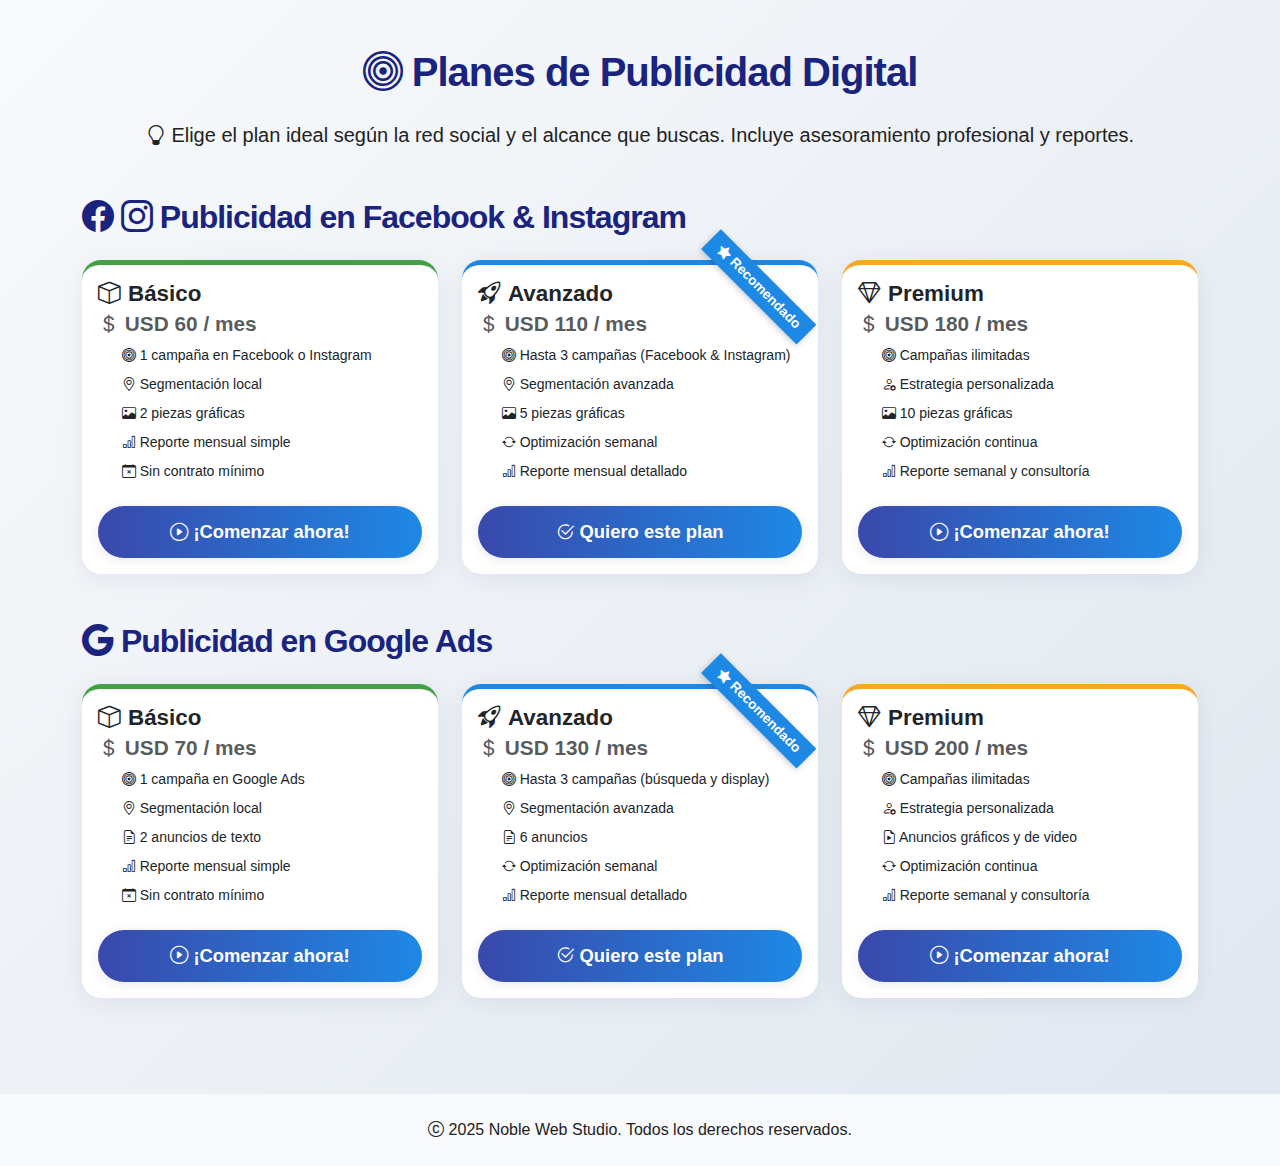
<file: planes.html>
<!DOCTYPE html>
<html lang="es">
  <head>
    <meta charset="UTF-8" />
    <title>Planes de Publicidad Digital | Noble Web Studio</title>
    <meta name="viewport" content="width=device-width, initial-scale=1.0" />
    <!-- Bootstrap CSS -->
    <link
      href="https://cdn.jsdelivr.net/npm/bootstrap@5.3.2/dist/css/bootstrap.min.css"
      rel="stylesheet"
    />
    <!-- Bootstrap Icons -->
    <link
      href="https://cdn.jsdelivr.net/npm/bootstrap-icons@1.11.3/font/bootstrap-icons.css"
      rel="stylesheet"
    />
    <style>
      body {
        background: linear-gradient(135deg, #f8fafc 0%, #e0e7ef 100%);
        font-family: "Segoe UI", "Roboto", Arial, sans-serif;
        color: #222;
      }
      h1,
      h2 {
        font-weight: 700;
        color: #1a237e;
        letter-spacing: -1px;
      }
      .card {
        border: none;
        border-radius: 1.2rem;
        box-shadow: 0 4px 24px 0 rgba(30, 34, 90, 0.08);
        transition: transform 0.3s, box-shadow 0.3s;
        background: #fff;
        animation: fadeInUp 0.5s ease forwards;
        position: relative;
      }
      .card:hover {
        transform: translateY(-6px) scale(1.03);
        box-shadow: 0 8px 32px 0 rgba(30, 34, 90, 0.14);
      }
      @keyframes fadeInUp {
        from {
          opacity: 0;
          transform: translateY(20px);
        }
        to {
          opacity: 1;
          transform: translateY(0);
        }
      }
      .card-title {
        font-size: 1.4rem;
        font-weight: 600;
        display: flex;
        align-items: center;
        gap: 0.5rem;
      }
      .card-subtitle {
        font-size: 1.3rem;
        font-weight: 700;
        color: #1a237e;
        margin-bottom: 1rem;
      }
      ul.list-unstyled li {
        margin-bottom: 0.5rem;
        position: relative;
        padding-left: 1.7em;
      }
      ul.list-unstyled li::before {
        content: "\f058";
        font-family: "Bootstrap-icons";
        color: #43a047;
        font-size: 1.1em;
        position: absolute;
        left: 0;
        top: 0.1em;
      }
      .btn-primary {
        background: linear-gradient(90deg, #3949ab 0%, #1e88e5 100%);
        border: none;
        border-radius: 2rem;
        padding: 0.75rem 2.5rem;
        font-size: 1.15rem;
        font-weight: 600;
        box-shadow: 0 2px 12px 0 rgba(30, 34, 90, 0.1);
        transition: background 0.2s, box-shadow 0.2s;
      }
      .btn-primary:hover {
        background: linear-gradient(90deg, #1e88e5 0%, #3949ab 100%);
        box-shadow: 0 4px 24px 0 rgba(30, 34, 90, 0.18);
      }
      .btn-outline-primary {
        border-radius: 2rem;
        padding: 0.5rem 1.8rem;
        font-weight: 600;
      }
      .social-icons a {
        color: #1e88e5;
        transition: color 0.2s, transform 0.2s;
        margin-right: 0.5rem;
        font-size: 1.2rem;
      }
      .social-icons a:hover {
        color: #3949ab;
        transform: scale(1.2);
      }
      /* Colores por plan */
      .card-basic {
        border-top: 5px solid #43a047;
      }
      .card-advanced {
        border-top: 5px solid #1e88e5;
      }
      .card-premium {
        border-top: 5px solid #f9a825;
      }
      /* Ribbon recomendado */
      .ribbon {
        position: absolute;
        top: 0.5rem;
        right: -0.5rem;
        background: #1e88e5;
        color: #fff;
        padding: 0.25rem 0.75rem;
        font-size: 0.85rem;
        font-weight: 700;
        transform: rotate(45deg);
        box-shadow: 0 2px 6px rgba(0, 0, 0, 0.2);
      }
      @media (max-width: 767px) {
        h1 {
          font-size: 2rem;
        }
        h2 {
          font-size: 1.3rem;
        }
        .card-title {
          font-size: 1.1rem;
        }
      }
    </style>
  </head>
  <body>
    <section>
      <div class="container py-5">
        <h1 class="mb-4 text-center">
          <i class="bi bi-bullseye"></i> Planes de Publicidad Digital
        </h1>
        <p class="mb-5 text-center lead">
          <i class="bi bi-lightbulb"></i> Elige el plan ideal según la red
          social y el alcance que buscas. Incluye asesoramiento profesional y
          reportes.
        </p>

        <!-- Facebook & Instagram -->
        <h2 class="mt-5 mb-4">
          <i class="bi bi-facebook"></i>
          <i class="bi bi-instagram"></i> Publicidad en Facebook &amp; Instagram
        </h2>
        <div class="row g-4">
          <!-- Básico -->
          <div class="col-md-4">
            <div class="card h-100 card-basic">
              <div class="card-body d-flex flex-column">
                <h5 class="card-title"><i class="bi bi-box"></i> Básico</h5>
                <h6 class="card-subtitle mb-2 text-muted">
                  <i class="bi bi-currency-dollar"></i> USD 60 / mes
                </h6>
                <ul class="list-unstyled small text-start mb-3">
                  <li>
                    <i class="bi bi-bullseye"></i> 1 campaña en Facebook o
                    Instagram
                  </li>
                  <li><i class="bi bi-geo-alt"></i> Segmentación local</li>
                  <li><i class="bi bi-image"></i> 2 piezas gráficas</li>
                  <li>
                    <i class="bi bi-bar-chart"></i> Reporte mensual simple
                  </li>
                  <li><i class="bi bi-calendar-x"></i> Sin contrato mínimo</li>
                </ul>
                <a href="#" class="btn btn-primary mt-auto"
                  ><i class="bi bi-play-circle"></i> ¡Comenzar ahora!</a
                >
              </div>
            </div>
          </div>
          <!-- Avanzado -->
          <div class="col-md-4">
            <div class="card h-100 card-advanced position-relative">
              <div class="ribbon">
                <i class="bi bi-star-fill"></i> Recomendado
              </div>
              <div class="card-body d-flex flex-column">
                <h5 class="card-title">
                  <i class="bi bi-rocket-takeoff"></i> Avanzado
                </h5>
                <h6 class="card-subtitle mb-2 text-muted">
                  <i class="bi bi-currency-dollar"></i> USD 110 / mes
                </h6>
                <ul class="list-unstyled small text-start mb-3">
                  <li>
                    <i class="bi bi-bullseye"></i> Hasta 3 campañas (Facebook &
                    Instagram)
                  </li>
                  <li><i class="bi bi-geo-alt"></i> Segmentación avanzada</li>
                  <li><i class="bi bi-image"></i> 5 piezas gráficas</li>
                  <li>
                    <i class="bi bi-arrow-repeat"></i> Optimización semanal
                  </li>
                  <li>
                    <i class="bi bi-bar-chart"></i> Reporte mensual detallado
                  </li>
                </ul>
                <a href="#" class="btn btn-primary mt-auto"
                  ><i class="bi bi-check2-circle"></i> Quiero este plan</a
                >
              </div>
            </div>
          </div>
          <!-- Premium -->
          <div class="col-md-4">
            <div class="card h-100 card-premium">
              <div class="card-body d-flex flex-column">
                <h5 class="card-title"><i class="bi bi-gem"></i> Premium</h5>
                <h6 class="card-subtitle mb-2 text-muted">
                  <i class="bi bi-currency-dollar"></i> USD 180 / mes
                </h6>
                <ul class="list-unstyled small text-start mb-3">
                  <li><i class="bi bi-bullseye"></i> Campañas ilimitadas</li>
                  <li>
                    <i class="bi bi-person-gear"></i> Estrategia personalizada
                  </li>
                  <li><i class="bi bi-image"></i> 10 piezas gráficas</li>
                  <li>
                    <i class="bi bi-arrow-repeat"></i> Optimización continua
                  </li>
                  <li>
                    <i class="bi bi-bar-chart"></i> Reporte semanal y
                    consultoría
                  </li>
                </ul>
                <a href="#" class="btn btn-primary mt-auto"
                  ><i class="bi bi-play-circle"></i> ¡Comenzar ahora!</a
                >
              </div>
            </div>
          </div>
        </div>

        <!-- Google Ads -->
        <h2 class="mt-5 mb-4">
          <i class="bi bi-google"></i> Publicidad en Google Ads
        </h2>
        <div class="row g-4">
          <!-- Básico -->
          <div class="col-md-4">
            <div class="card h-100 card-basic">
              <div class="card-body d-flex flex-column">
                <h5 class="card-title"><i class="bi bi-box"></i> Básico</h5>
                <h6 class="card-subtitle mb-2 text-muted">
                  <i class="bi bi-currency-dollar"></i> USD 70 / mes
                </h6>
                <ul class="list-unstyled small text-start mb-3">
                  <li>
                    <i class="bi bi-bullseye"></i> 1 campaña en Google Ads
                  </li>
                  <li><i class="bi bi-geo-alt"></i> Segmentación local</li>
                  <li>
                    <i class="bi bi-file-earmark-text"></i> 2 anuncios de texto
                  </li>
                  <li>
                    <i class="bi bi-bar-chart"></i> Reporte mensual simple
                  </li>
                  <li><i class="bi bi-calendar-x"></i> Sin contrato mínimo</li>
                </ul>
                <a href="#" class="btn btn-primary mt-auto"
                  ><i class="bi bi-play-circle"></i> ¡Comenzar ahora!</a
                >
              </div>
            </div>
          </div>
          <!-- Avanzado -->
          <div class="col-md-4">
            <div class="card h-100 card-advanced position-relative">
              <div class="ribbon">
                <i class="bi bi-star-fill"></i> Recomendado
              </div>
              <div class="card-body d-flex flex-column">
                <h5 class="card-title">
                  <i class="bi bi-rocket-takeoff"></i> Avanzado
                </h5>
                <h6 class="card-subtitle mb-2 text-muted">
                  <i class="bi bi-currency-dollar"></i> USD 130 / mes
                </h6>
                <ul class="list-unstyled small text-start mb-3">
                  <li>
                    <i class="bi bi-bullseye"></i> Hasta 3 campañas (búsqueda y
                    display)
                  </li>
                  <li><i class="bi bi-geo-alt"></i> Segmentación avanzada</li>
                  <li><i class="bi bi-file-earmark-text"></i> 6 anuncios</li>
                  <li>
                    <i class="bi bi-arrow-repeat"></i> Optimización semanal
                  </li>
                  <li>
                    <i class="bi bi-bar-chart"></i> Reporte mensual detallado
                  </li>
                </ul>
                <a href="#" class="btn btn-primary mt-auto"
                  ><i class="bi bi-check2-circle"></i> Quiero este plan</a
                >
              </div>
            </div>
          </div>
          <!-- Premium -->
          <div class="col-md-4">
            <div class="card h-100 card-premium">
              <div class="card-body d-flex flex-column">
                <h5 class="card-title"><i class="bi bi-gem"></i> Premium</h5>
                <h6 class="card-subtitle mb-2 text-muted">
                  <i class="bi bi-currency-dollar"></i> USD 200 / mes
                </h6>
                <ul class="list-unstyled small text-start mb-3">
                  <li><i class="bi bi-bullseye"></i> Campañas ilimitadas</li>
                  <li>
                    <i class="bi bi-person-gear"></i> Estrategia personalizada
                  </li>
                  <li>
                    <i class="bi bi-file-earmark-play"></i> Anuncios gráficos y
                    de video
                  </li>
                  <li>
                    <i class="bi bi-arrow-repeat"></i> Optimización continua
                  </li>
                  <li>
                    <i class="bi bi-bar-chart"></i> Reporte semanal y
                    consultoría
                  </li>
                </ul>
                <a href="#" class="btn btn-primary mt-auto"
                  ><i class="bi bi-play-circle"></i> ¡Comenzar ahora!</a
                >
              </div>
            </div>
          </div>
        </div>
      </div>
    </section>

    <footer class="mt-5 py-4 bg-light">
      <div class="container text-center">
        <p class="mb-0">
          <i class="bi bi-c-circle"></i> 2025 Noble Web Studio. Todos los
          derechos reservados.
        </p>
      </div>
    </footer>
  </body>
</html>
</file>
